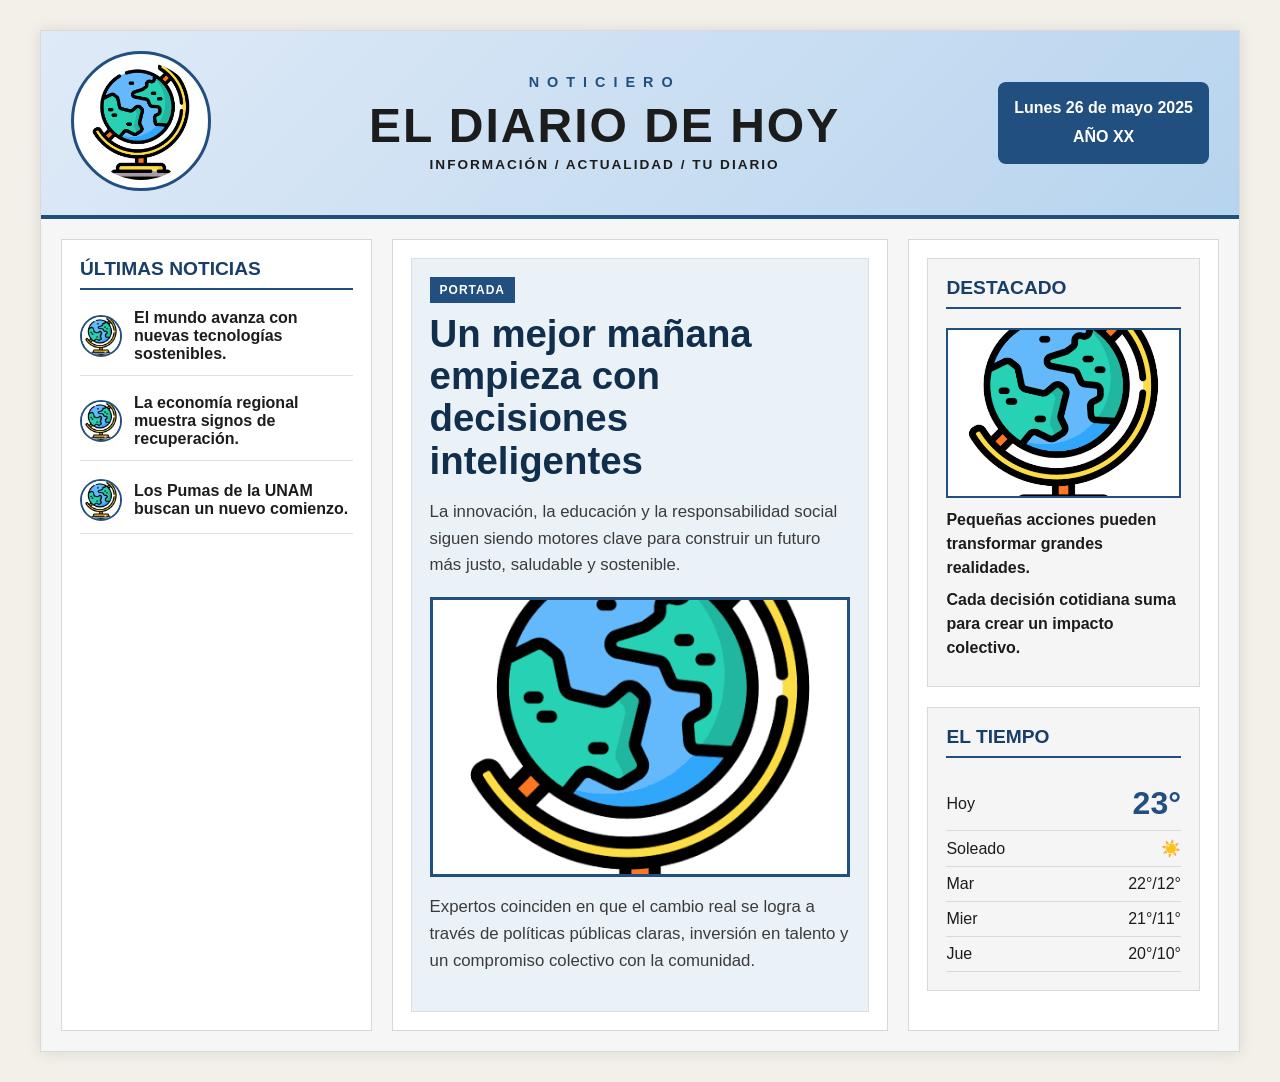
<file: Examen.html>
<!DOCTYPE html>
<html lang="es">
<head>
    <meta charset="UTF-8">
    <meta name="viewport" content="width=device-width, initial-scale=1.0">
    <title>Noticiero</title>
    <style>
        * {
            box-sizing: border-box;
        }

        body {
            margin: 0;
            font-family: Arial, Helvetica, sans-serif;
            background: #f3f0ea;
            color: #1c1c1c;
        }

        .noticiero {
            max-width: 1200px;
            margin: 30px auto;
            background: #ffffff;
            box-shadow: 0 0 15px rgba(0, 0, 0, 0.1);
            border: 1px solid #d9d9d9;
        }

        .encabezado {
            display: flex;
            align-items: center;
            justify-content: space-between;
            background: linear-gradient(135deg, #dfeaf7, #b7d4ee);
            border-bottom: 4px solid #214f80;
            padding: 20px 30px;
            gap: 20px;
        }

        .logo img {
            width: 140px;
            border-radius: 50%;
            background: #fff;
            padding: 8px;
            border: 3px solid #214f80;
        }

        .titulo {
            flex: 1;
            text-align: center;
        }

        .titulo h1 {
            margin: 8px 0 4px;
            font-size: clamp(2rem, 4vw, 3rem);
            text-transform: uppercase;
            letter-spacing: 2px;
        }

        .marca {
            margin: 0;
            font-size: 0.9rem;
            letter-spacing: 8px;
            font-weight: bold;
            color: #214f80;
        }

        .subtitulo {
            font-size: 0.85rem;
            font-weight: bold;
            letter-spacing: 2px;
            text-transform: uppercase;
        }

        .fecha {
            min-width: 180px;
            background: #214f80;
            color: white;
            padding: 12px 16px;
            text-align: center;
            font-weight: bold;
            line-height: 1.8;
            border-radius: 8px;
        }

        .contenido {
            display: grid;
            grid-template-columns: 1fr 1.6fr 1fr;
            gap: 20px;
            padding: 20px;
            background: #f6f6f6;
        }

        .columna {
            background: #ffffff;
            border: 1px solid #d8d8d8;
            padding: 18px;
        }

        .columna h3 {
            margin-top: 0;
            font-size: 1.2rem;
            text-transform: uppercase;
            border-bottom: 2px solid #214f80;
            padding-bottom: 8px;
            color: #193f69;
        }

        .noticia-lista {
            list-style: none;
            padding: 0;
            margin: 0;
        }

        .noticia-lista li {
            display: flex;
            align-items: center;
            gap: 12px;
            margin-bottom: 18px;
            padding-bottom: 12px;
            border-bottom: 1px solid #e0e0e0;
            font-weight: 600;
        }

        .noticia-lista img {
            width: 42px;
            height: 42px;
            object-fit: cover;
            border-radius: 50%;
            border: 2px solid #214f80;
        }

        .portada {
            background: #eaf2f8;
            border: 1px solid #d5e0ea;
            padding: 18px;
        }

        .tag {
            display: inline-block;
            background: #214f80;
            color: white;
            font-size: 0.75rem;
            font-weight: bold;
            padding: 6px 10px;
            letter-spacing: 1px;
            text-transform: uppercase;
            margin-bottom: 10px;
        }

        .portada h2 {
            margin: 0 0 12px;
            font-size: clamp(2rem, 3vw, 2.6rem);
            color: #112f4d;
            line-height: 1.1;
        }

        .lead {
            color: #3b3b3b;
            font-size: 1.05rem;
            line-height: 1.6;
            margin-bottom: 18px;
        }

        .portada img {
            width: 100%;
            max-height: 280px;
            object-fit: cover;
            display: block;
            margin: 12px 0;
            border: 3px solid #214f80;
        }

        .panel {
            background: #f5f5f5;
            border: 1px solid #d9d9d9;
            padding: 18px;
            margin-bottom: 20px;
        }

        .panel img {
            width: 100%;
            max-height: 170px;
            object-fit: cover;
            display: block;
            margin: 10px 0;
            border: 2px solid #214f80;
        }

        .panel p {
            margin: 8px 0;
            line-height: 1.5;
            font-weight: 600;
        }

        .clima ul {
            list-style: none;
            padding: 0;
            margin: 0;
        }

        .clima li {
            padding: 8px 0;
            border-bottom: 1px solid #d9d9d9;
            display: flex;
            justify-content: space-between;
            align-items: center;
        }

        .temperatura {
            font-size: 2rem;
            font-weight: bold;
            color: #214f80;
        }

        @media (max-width: 900px) {
            .encabezado {
                flex-direction: column;
                text-align: center;
            }

            .contenido {
                grid-template-columns: 1fr;
            }
        }
    </style>
</head>
<body>
    <div class="noticiero">
        <header class="encabezado">
            <div class="logo">
                <img src="img/noti.png" alt="Logo del noticiero">
            </div>

            <div class="titulo">
                <p class="marca">NOTICIERO</p>
                <h1>EL DIARIO DE HOY</h1>
                <div class="subtitulo">INFORMACIÓN / ACTUALIDAD / TU DIARIO</div>
            </div>

            <div class="fecha">
                <div>Lunes 26 de mayo 2025</div>
                <div>AÑO XX</div>
            </div>
        </header>

        <main class="contenido">
            <aside class="columna">
                <h3>Últimas noticias</h3>
                <ul class="noticia-lista">
                    <li>
                        <img src="img/noti.png" alt="Noticia 1">
                        <span>El mundo avanza con nuevas tecnologías sostenibles.</span>
                    </li>
                    <li>
                        <img src="img/noti.png" alt="Noticia 2">
                        <span>La economía regional muestra signos de recuperación.</span>
                    </li>
                    <li>
                        <img src="img/noti.png" alt="Noticia 3">
                        <span>Los Pumas de la UNAM buscan un nuevo comienzo.</span>
                    </li>
                </ul>
            </aside>

            <section class="columna central">
                <article class="portada">
                    <span class="tag">Portada</span>
                    <h2>Un mejor mañana empieza con decisiones inteligentes</h2>
                    <p class="lead">La innovación, la educación y la responsabilidad social siguen siendo motores clave para construir un futuro más justo, saludable y sostenible.</p>
                    <img src="img/noti.png" alt="Imagen principal del noticiero">
                    <p class="lead">Expertos coinciden en que el cambio real se logra a través de políticas públicas claras, inversión en talento y un compromiso colectivo con la comunidad.</p>
                </article>
            </section>

            <aside class="columna">
                <section class="panel">
                    <h3>Destacado</h3>
                    <img src="img/noti.png" alt="Noticia destacada">
                    <p>Pequeñas acciones pueden transformar grandes realidades.</p>
                    <p>Cada decisión cotidiana suma para crear un impacto colectivo.</p>
                </section>

                <section class="panel clima">
                    <h3>El tiempo</h3>
                    <ul>
                        <li><span>Hoy</span><span class="temperatura">23°</span></li>
                        <li><span>Soleado</span><span>☀️</span></li>
                        <li><span>Mar</span><span>22°/12°</span></li>
                        <li><span>Mier</span><span>21°/11°</span></li>
                        <li><span>Jue</span><span>20°/10°</span></li>
                    </ul>
                </section>
            </aside>
        </main>
    </div>
</body>
</html>
</file>
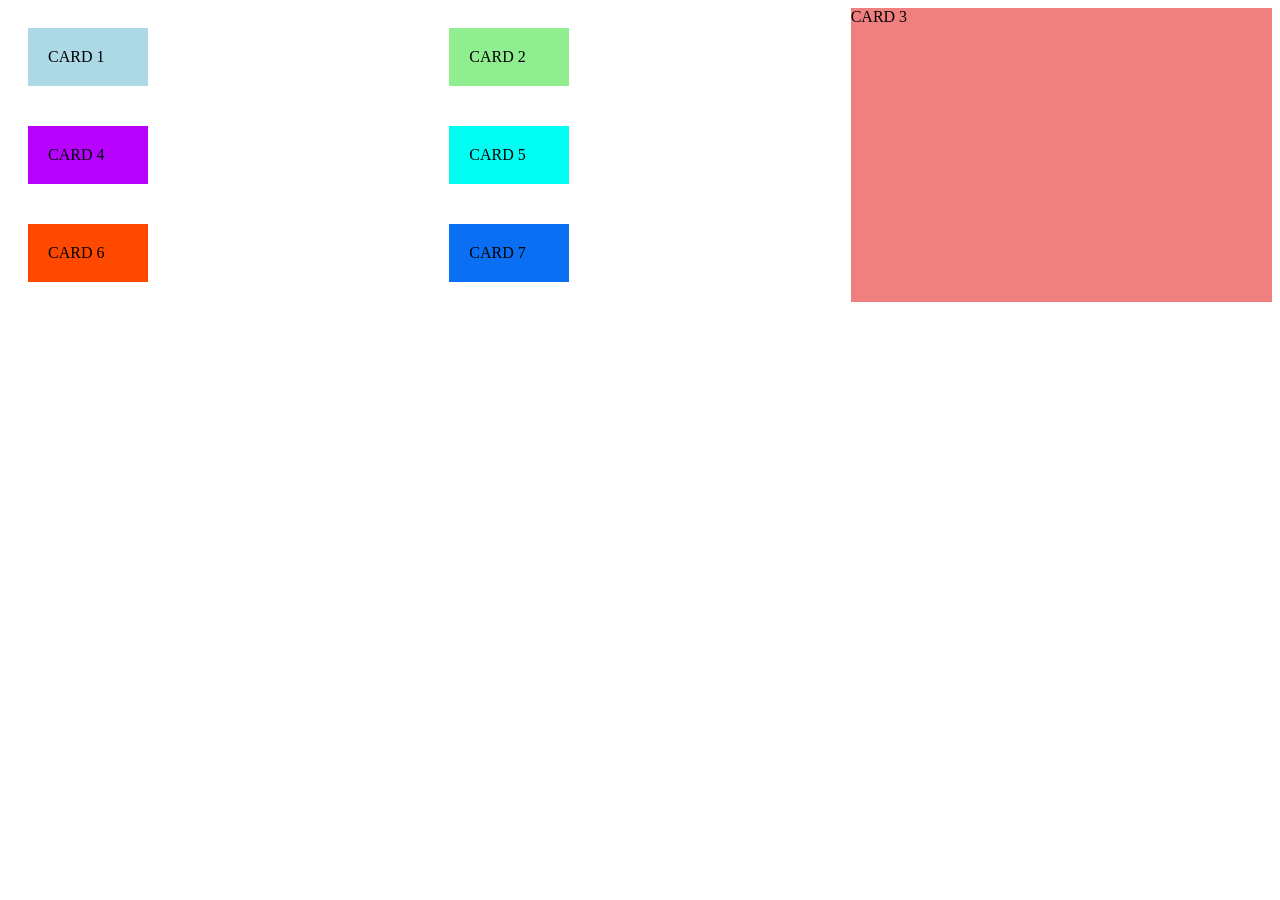
<file: P1_Flex_Grid.html>
<!DOCTYPE html>
<html lang="en">
<head>
    <meta charset="UTF-8">
    <meta name="viewport" content="width=device-width, initial-scale=1.0">
    <title>Document</title>
    <style>
        .contenedor {
            /* Direccion horizontal o vertical */
            /*display: flex;
            flex-direction: row; */
            display: grid;
            grid-template-columns: repeat(3, 1fr);
            
        }
        .card {
            width: 80px;
            padding: 20px;
            margin: 20px;
            
        }
        .card-larga{
            grid-column: 3;
            grid-row: span 3;

            display: flex;
            flex-direction: column;
        }



    </style>
</head>
<body>
    <div class="contenedor">
        <div class="card" style="background-color: lightblue;"> CARD 1</div>
        <div class="card" style="background-color: lightgreen;"> CARD 2</div>
        <div class="card-larga" style="background-color: lightcoral;"> CARD 3</div>
        <div class="card" style="background-color: #b702ff;"> CARD 4</div>
        <div class="card" style="background-color: rgb(0, 255, 242);"> CARD 5</div>
        <div class="card" style="background-color: rgb(255, 72, 0);"> CARD 6</div>
        <div class="card" style="background-color: rgb(10, 111, 243);"> CARD 7</div>
</body>
</html>
</file>
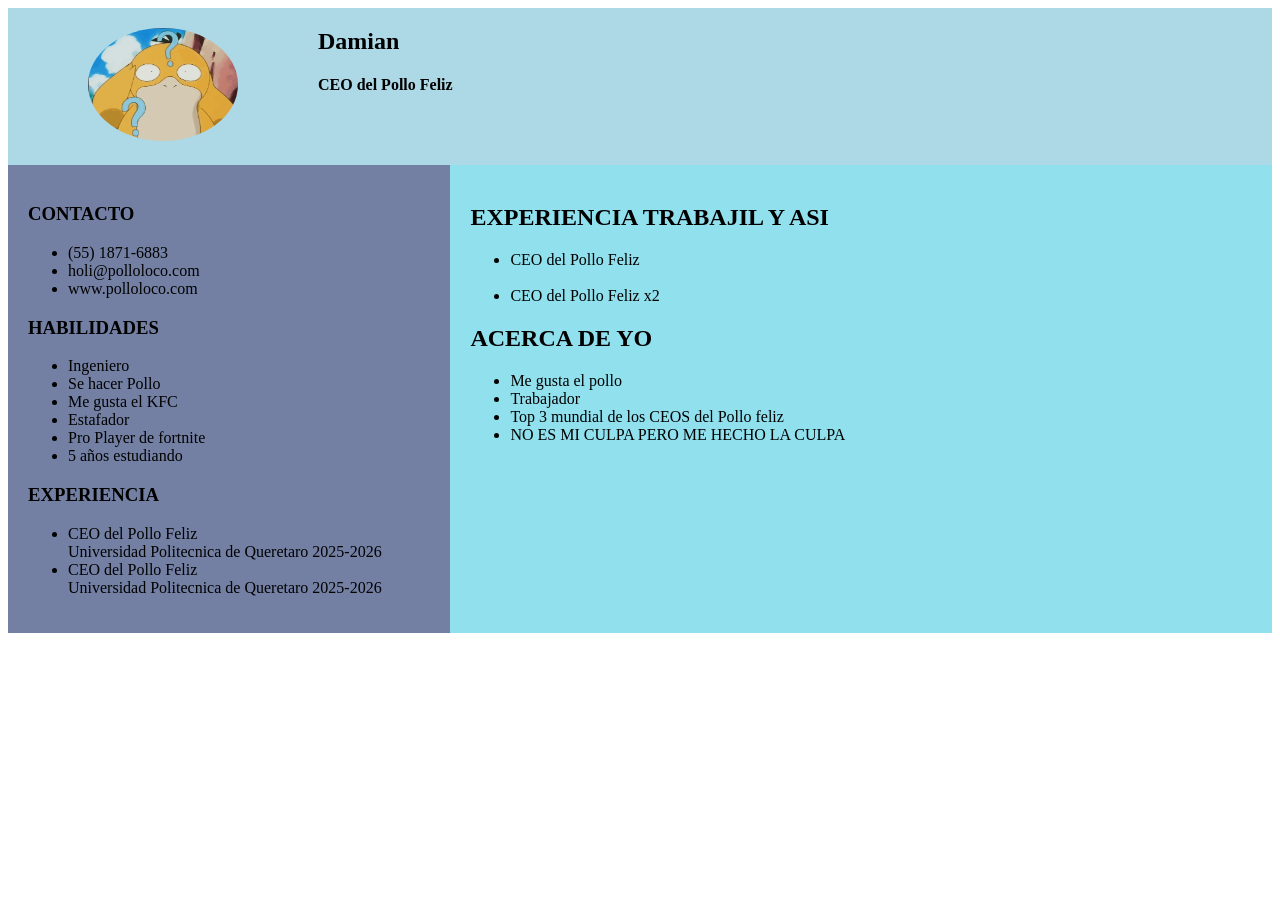
<file: P2_CV.html>
<!DOCTYPE html>
<html lang="en">
<head>
    <meta charset="UTF-8">
    <meta name="viewport" content="width=device-width, initial-scale=1.0">
    <title>CV Damian</title>
</head>
<body>
    <div class="cv">
        <header class="encabezado" style="background-color: lightblue; display: flex; ">
            <div class="foto">
                <img src="img/A.png" alt="Foto de Damian" style="width: 150px; border-radius: 60%; padding: 20px 80px 20px;">

            </div>
            <div class="informacion-personal" style>
                <h2>Damian </h2>
                <h4>CEO del Pollo Feliz</h4>
            
            </div>
        </header>
        <div class="contenido" style="display: grid; grid-template-columns: 35% 65%;">
            <div class= "columna-izquierda" style="background-color: #7380a3; padding: 20px; text-align: justify;">
                <section>
                    <h3>CONTACTO </h3>
                    <ul>
                    <u1>    
                    <li>(55) 1871-6883</li>
                    <li>holi@polloloco.com</li>
                    <li>www.polloloco.com</li>
                    </ul>
                </u1>
                </section>
                <section>
                    <h3>HABILIDADES </h3>
                    <u1>
                        <ul>
                        <li>Ingeniero</li>
                        <li>Se hacer Pollo</li>
                        <li>Me gusta el KFC</li>
                        <li>Estafador</li>
                        <li>Pro Player de fortnite</li>
                        <li>5 años estudiando</li>
                        </ul>

                </section>
                <section>
                    <h3>EXPERIENCIA </h3>
                    <u1>
                        <ul>
                        <li>CEO del Pollo Feliz</li>
                        Universidad Politecnica de Queretaro
                        2025-2026
                        <br>
                        <li>CEO del Pollo Feliz</li>
                        Universidad Politecnica de Queretaro
                        2025-2026
                    </ul>
                    </u1>
                </section>
            </div>
            <div class= "columna-derecha" style="background-color: rgb(144, 224, 238); padding: 20px; text-align: justify; ">
                <section>   
                    <h2>EXPERIENCIA TRABAJIL Y ASI </h2>
                    <ul>
                        <li>CEO del Pollo Feliz</li>
                         <br>
                        <li>CEO del Pollo Feliz x2</li>
                    </ul>    
                    <h2>ACERCA DE YO</h2>  
                    <ul>
                        <li>Me gusta el pollo</li>
                        <li>Trabajador</li>
                        <li>Top 3 mundial de los CEOS del Pollo feliz</li>
                        <li>NO ES MI CULPA PERO ME HECHO LA CULPA</li>
                    </ul>  
                
                </section>
        </div>
    </main>
</div>        
    
</body>
</html>
</file>
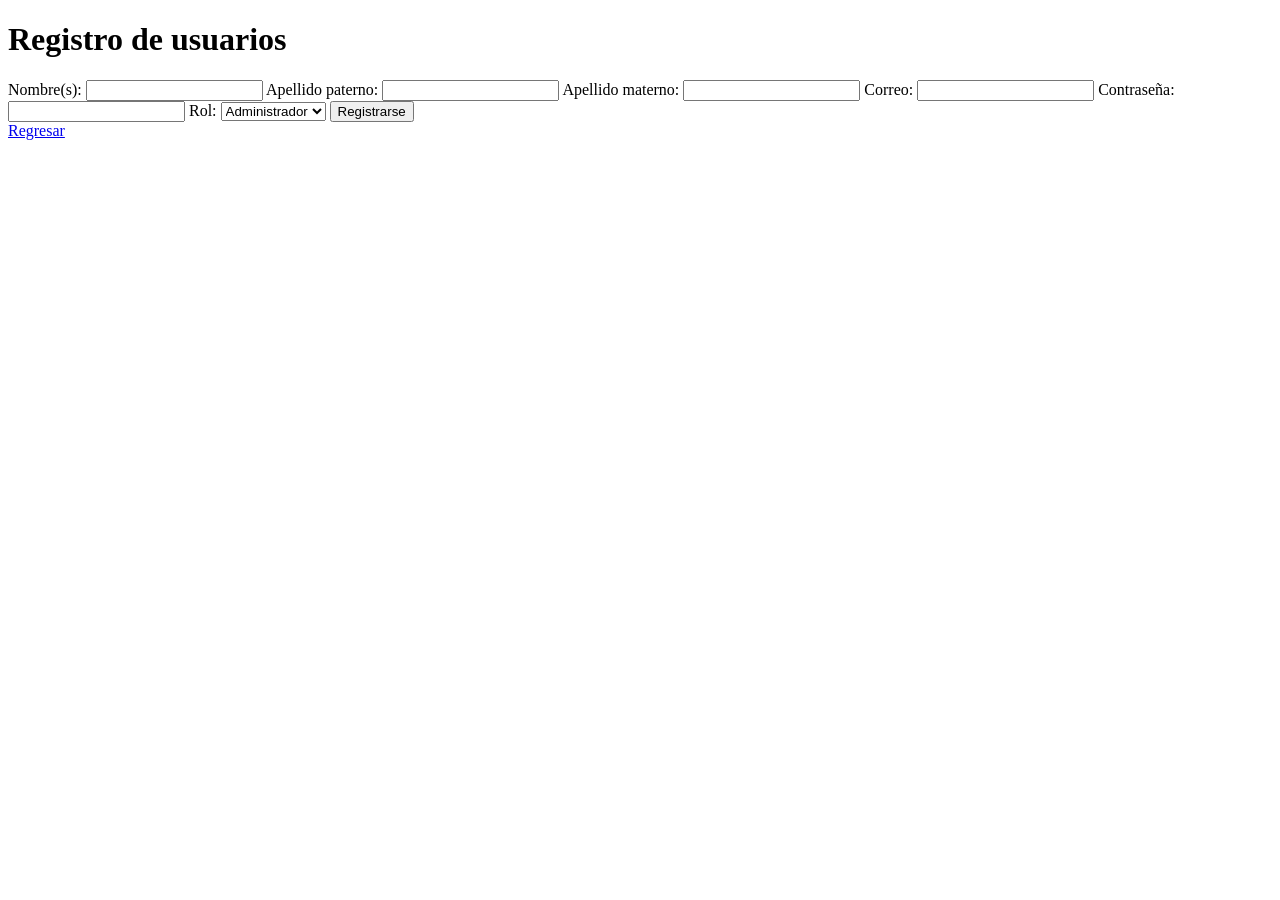
<file: INTRODUCCION_FLASK/templates/registro.html>
<!DOCTYPE html>
<html lang="en">
<head>
    <meta charset="UTF-8">
    <meta name="viewport" content="width=device-width, initial-scale=1.0">
    <title>Registro</title>
</head>
<body>
    <div>
        <h1>Registro de usuarios</h1>
        <form action="/registro" method="POST">
            <label>Nombre(s): </label>
            <input type="text" name="nombre">
            <label>Apellido paterno: </label>
            <input type="text" name="a_paterno">
            <label>Apellido materno: </label>
            <input type="text" name="a_materno">
            <label>Correo: </label>
            <input type="email" name="correo">
            <label>Contraseña: </label>
            <input type="password" name="password">
            <label for="id_rol">Rol: </label>
            <select name="id_rol" id="id_rol">
                <option value="1">Administrador</option>
                <option value="2">Usuario</option>
            </select>
            <button type="submit">Registrarse</button>
        </form>
        <a href="{{ url_for('logout') }}">Regresar</a>
    </div>
</body>
</html>
</file>
